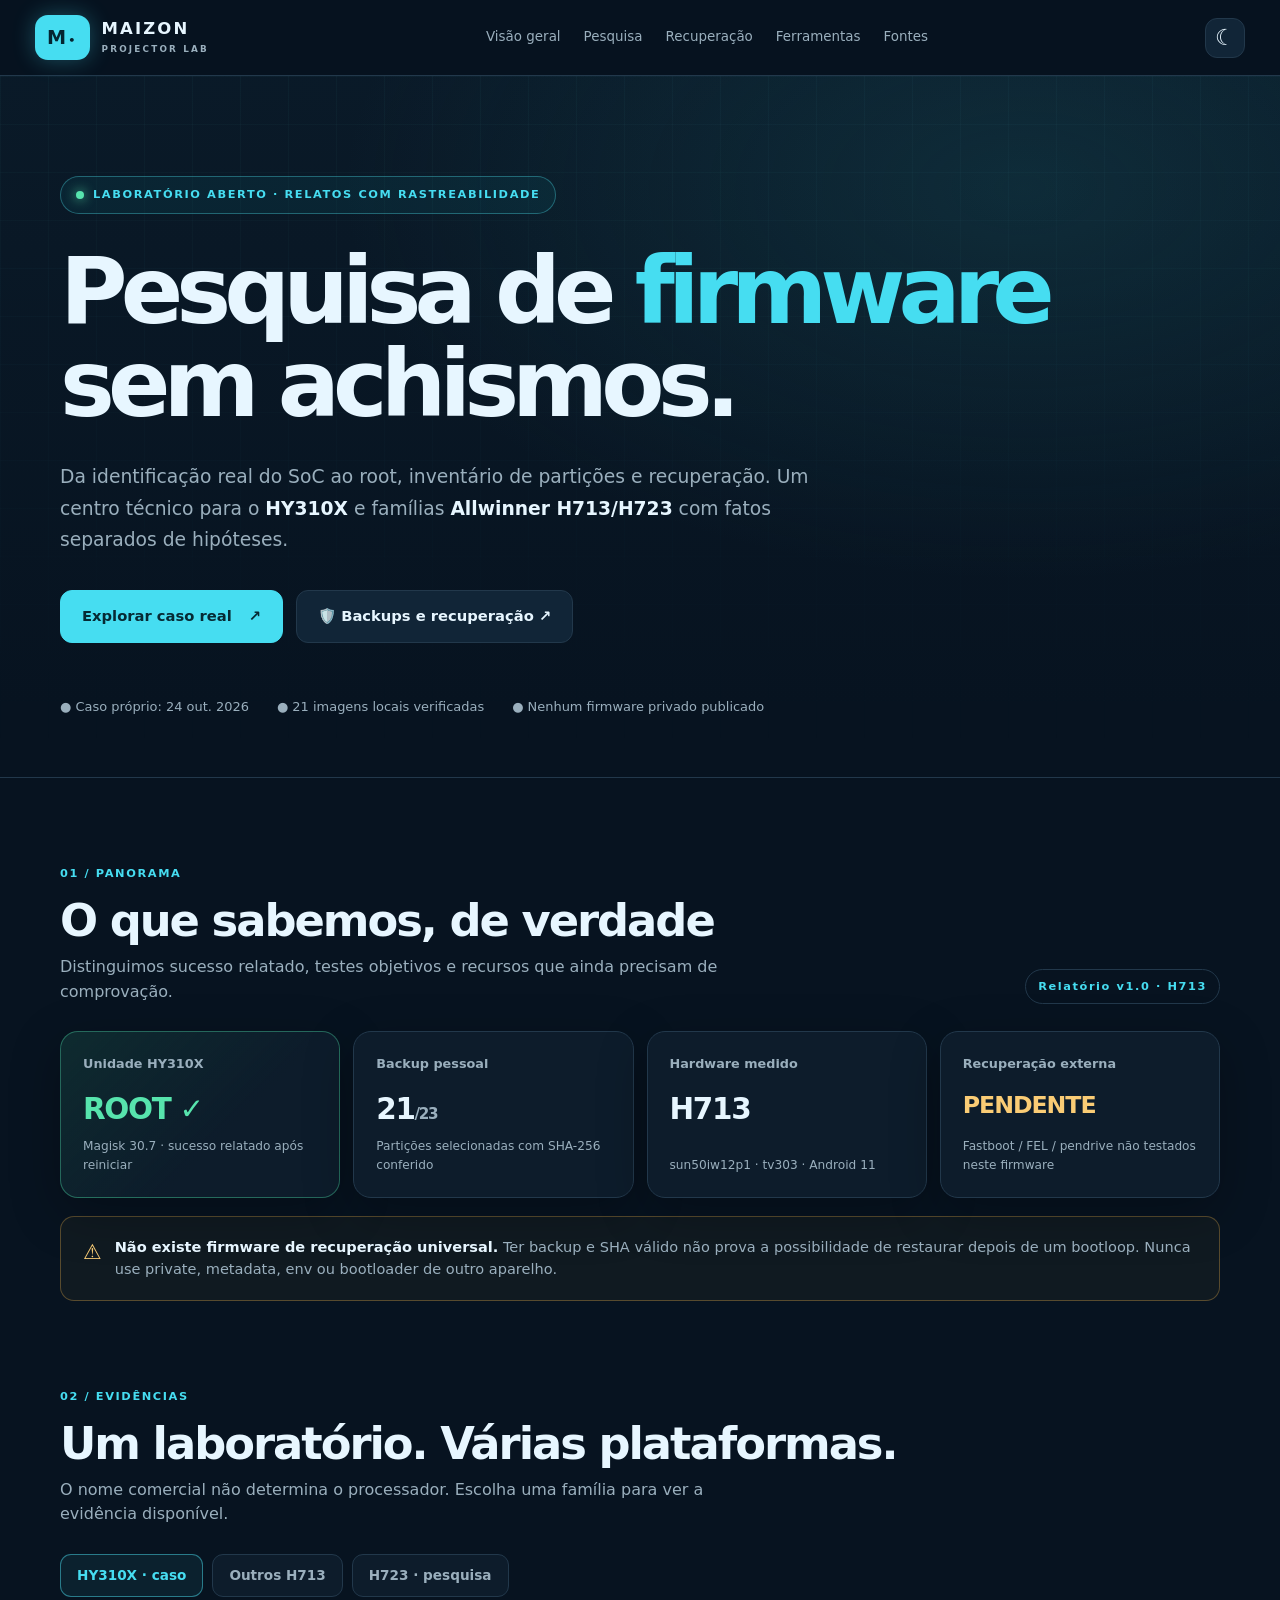
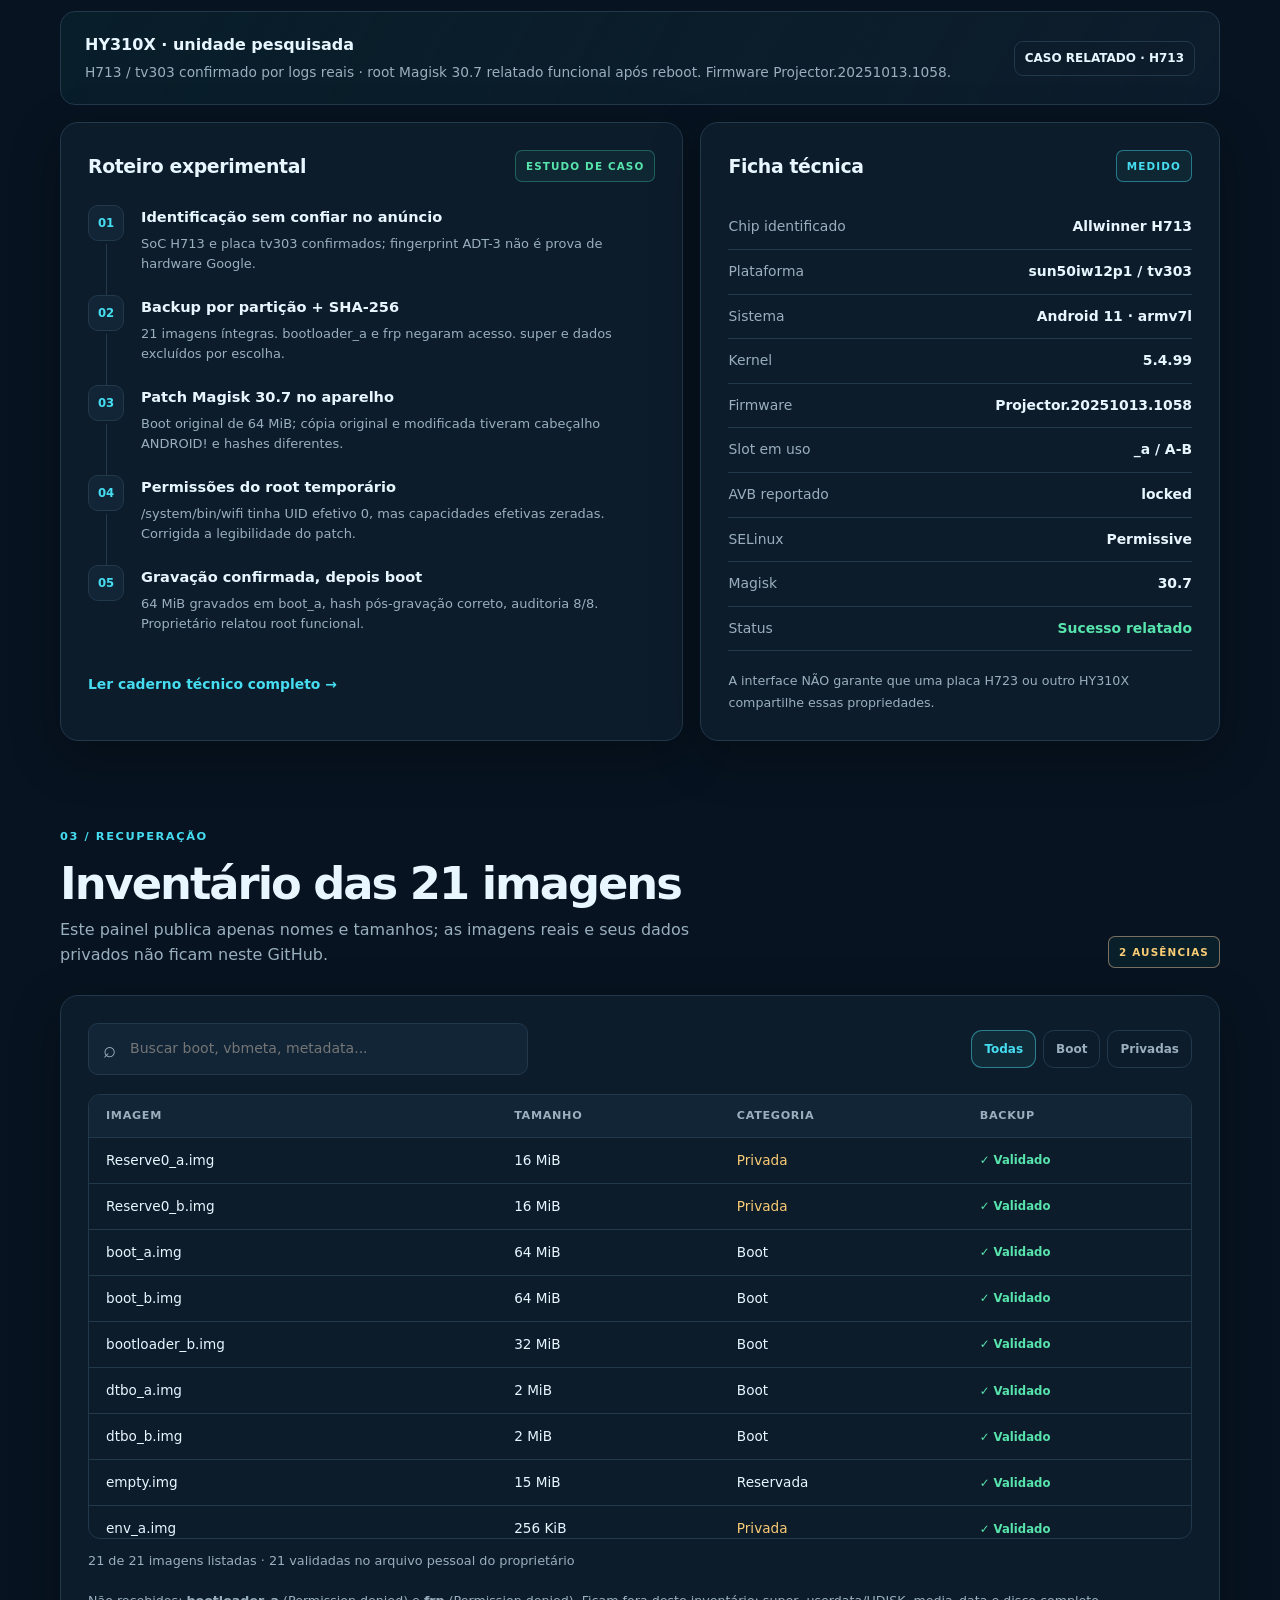
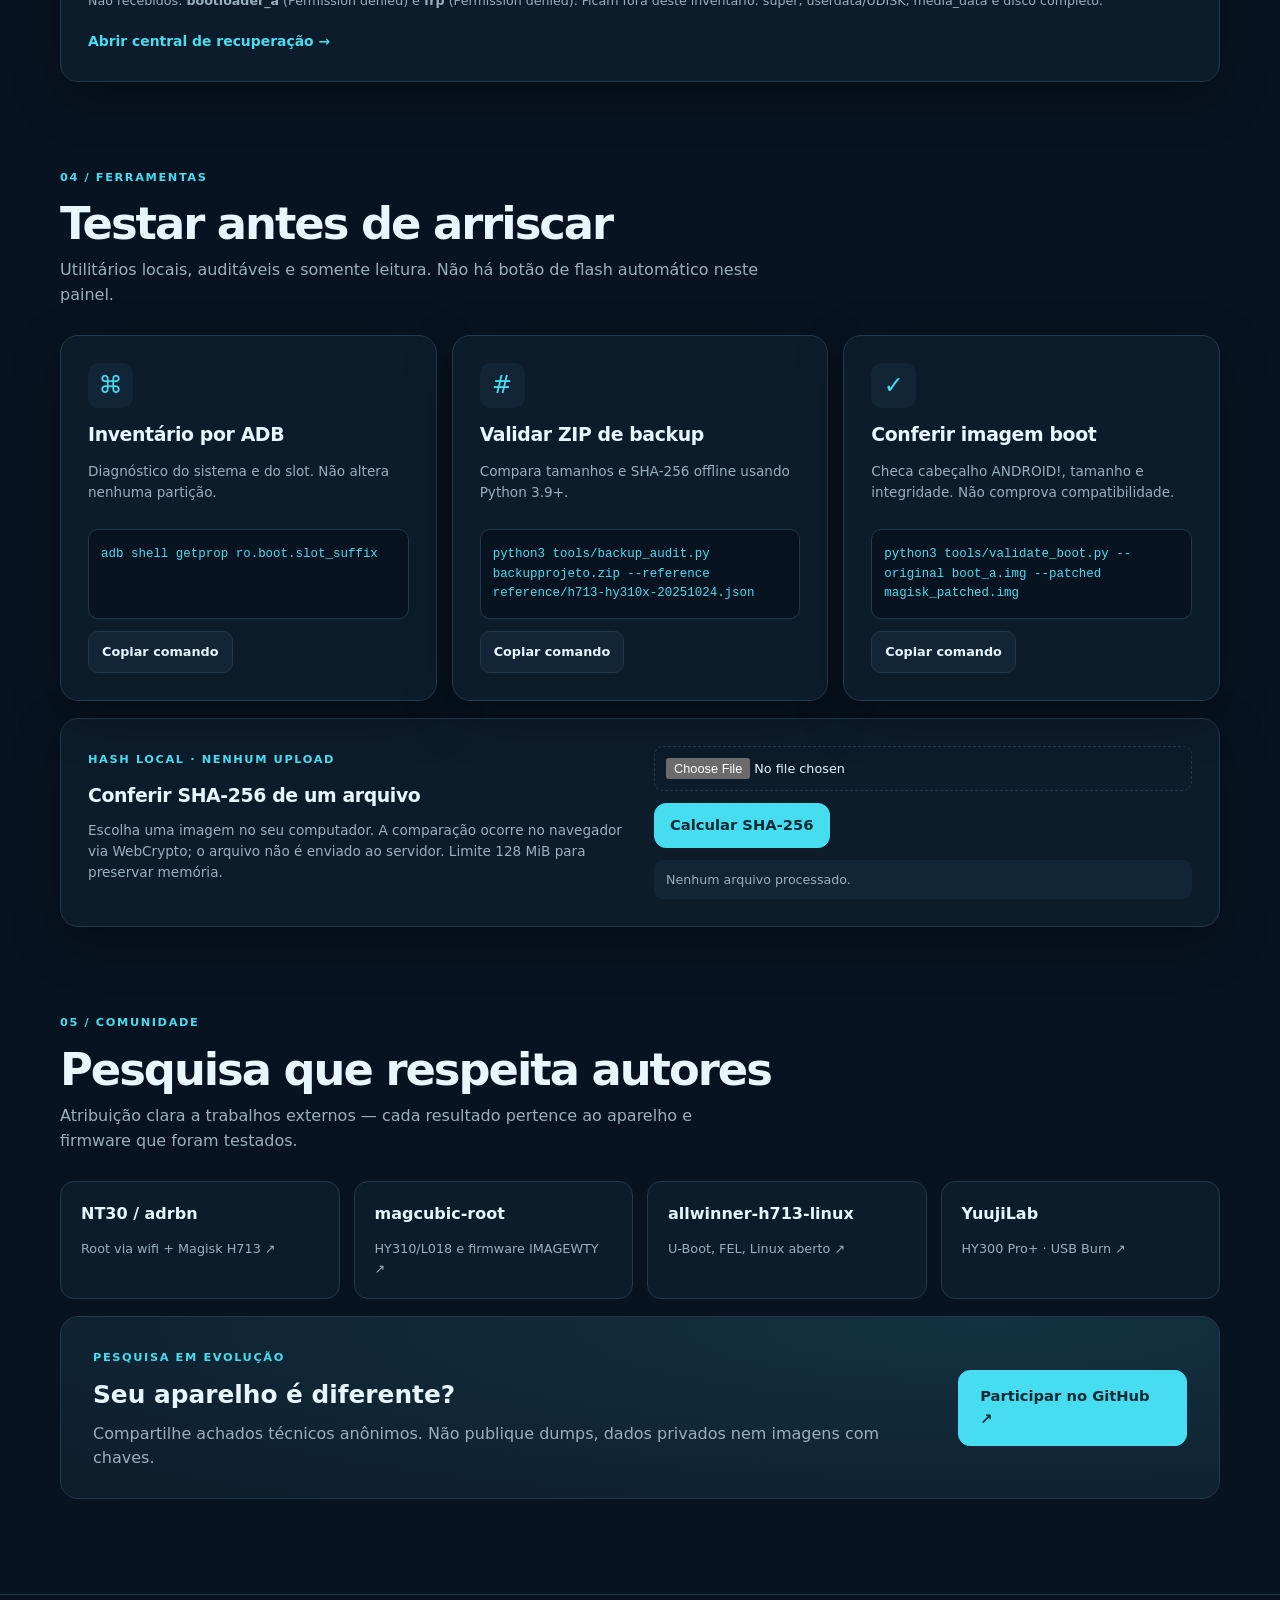
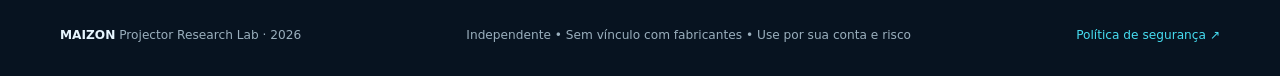
<file: index.html>
<!doctype html><html lang="pt-BR"><head><meta charset="utf-8"><meta name="viewport" content="width=device-width,initial-scale=1"><meta http-equiv="refresh" content="0;url=docs/index.html"><title>Maizon Projector Lab</title><script>location.replace("docs/index.html");</script></head><body><p>Abra o <a href="docs/index.html">Maizon Projector Research Lab</a>.</p></body></html>
</file>
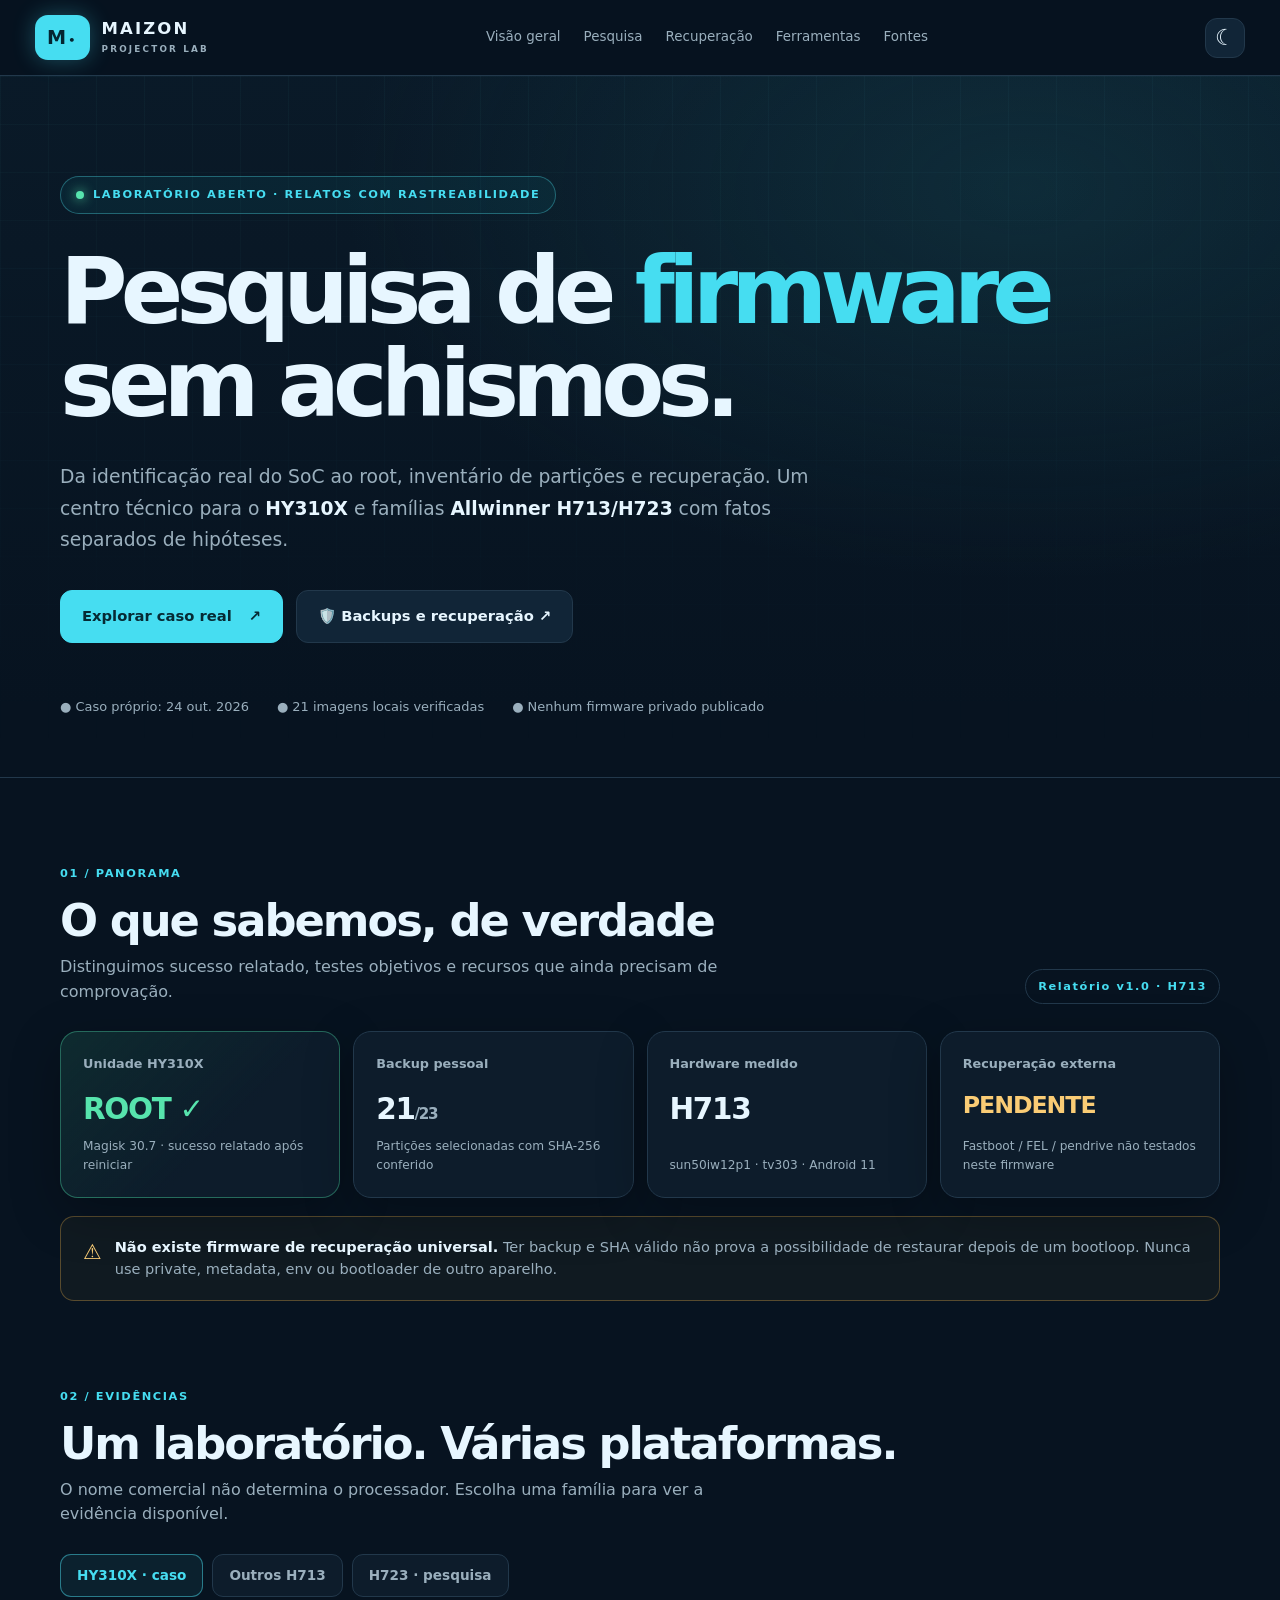
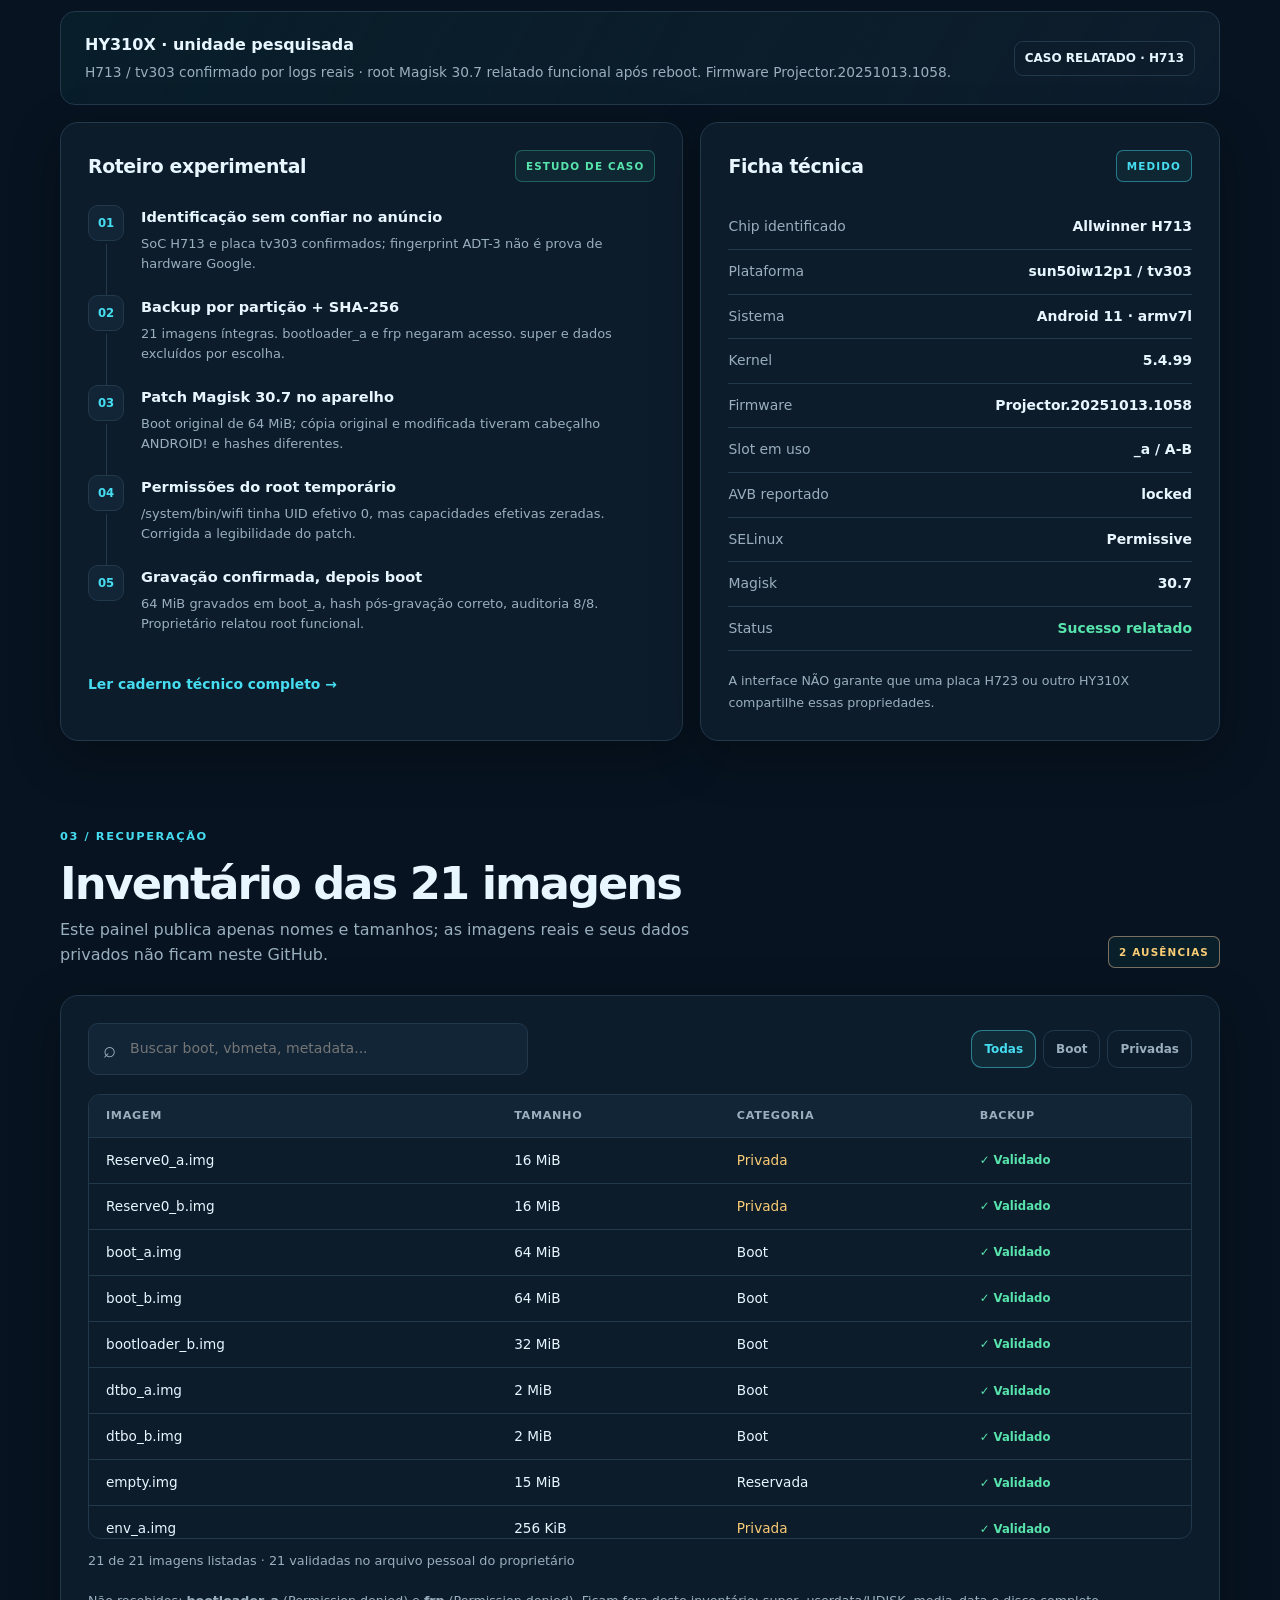
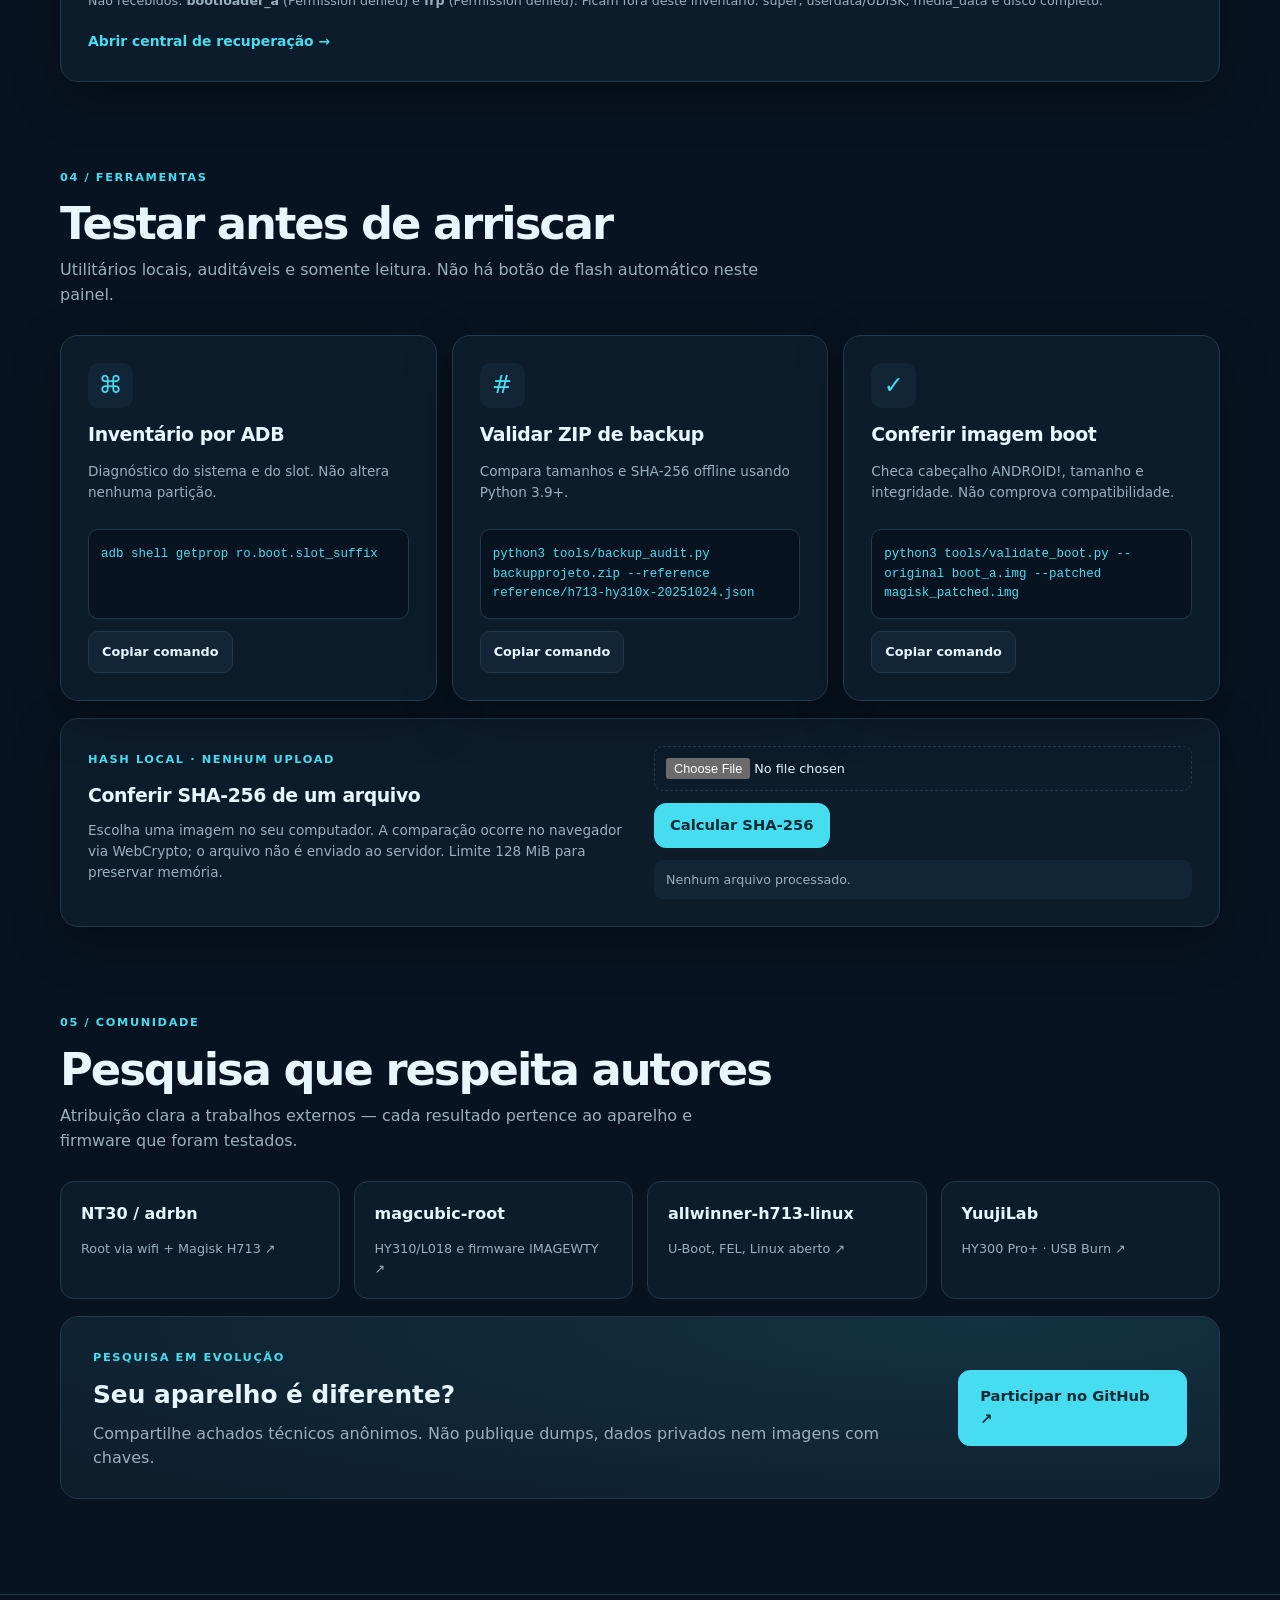
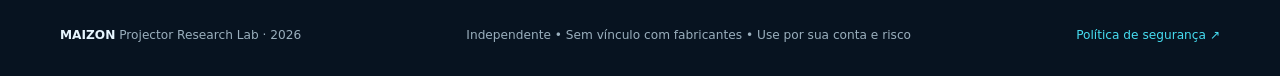
<file: docs/index.html>
<!doctype html>
<html lang="pt-BR">
<head>
  <meta charset="utf-8">
  <meta name="viewport" content="width=device-width,initial-scale=1">
  <meta name="theme-color" content="#071422">
  <meta name="description" content="Maizon Projector Research Lab — plataforma técnica e evidências para HY310X, H713 e pesquisa H723.">
  <title>Maizon Lab · HY310X / H713 / H723</title>
  <link rel="stylesheet" href="assets/site.css">
  <script defer src="assets/site.js"></script>
</head>
<body>
  <a href="#main" class="skip">Pular para conteúdo</a>
  <header class="bar">
    <div class="bar-inner">
      <a class="brand" href="#top" aria-label="Maizon Lab, início"><span class="brand-icon">M<span>•</span></span><span>MAIZON <small>PROJECTOR LAB</small></span></a>
      <nav aria-label="Seções"><a href="#overview">Visão geral</a><a href="#evidence">Pesquisa</a><a href="recuperacao.html">Recuperação</a><a href="#tools">Ferramentas</a><a href="#sources">Fontes</a></nav>
      <button id="theme" class="icon-button" aria-label="Alternar tema" title="Alternar tema">☾</button>
    </div>
  </header>
  <main id="main">
    <section class="hero" id="top">
      <div class="glow"></div>
      <div class="shell hero-body">
        <div class="eyebrow"><span class="pulse"></span> LABORATÓRIO ABERTO · RELATOS COM RASTREABILIDADE</div>
        <h1>Pesquisa de <em>firmware</em><br><span>sem achismos.</span></h1>
        <p class="lede">Da identificação real do SoC ao root, inventário de partições e recuperação. Um centro técnico para o <strong>HY310X</strong> e famílias <strong>Allwinner H713/H723</strong> com fatos separados de hipóteses.</p>
        <div class="hero-ctas"><a class="primary" href="#evidence">Explorar caso real <span>↗</span></a><a class="secondary" href="recuperacao.html">🛡️ Backups e recuperação ↗</a></div>
        <div class="hero-foot"><span>● Caso próprio: 24 out. 2026</span><span>● 21 imagens locais verificadas</span><span>● Nenhum firmware privado publicado</span></div>
      </div>
    </section>
    <section id="overview" class="shell section">
      <div class="section-head"><div><span class="kicker">01 / PANORAMA</span><h2>O que sabemos, de verdade</h2><p>Distinguimos sucesso relatado, testes objetivos e recursos que ainda precisam de comprovação.</p></div><span class="micro">Relatório v1.0 · H713</span></div>
      <div class="stats">
        <article class="stat verified"><span>Unidade HY310X</span><strong>ROOT ✓</strong><small>Magisk 30.7 · sucesso relatado após reiniciar</small></article>
        <article class="stat"><span>Backup pessoal</span><strong>21<span>/23</span></strong><small>Partições selecionadas com SHA-256 conferido</small></article>
        <article class="stat"><span>Hardware medido</span><strong>H713</strong><small>sun50iw12p1 · tv303 · Android 11</small></article>
        <article class="stat alert"><span>Recuperação externa</span><strong>PENDENTE</strong><small>Fastboot / FEL / pendrive não testados neste firmware</small></article>
      </div>
      <div class="notice" role="note"><span>⚠</span><div><strong>Não existe firmware de recuperação universal.</strong> Ter backup e SHA válido não prova a possibilidade de restaurar depois de um bootloop. Nunca use private, metadata, env ou bootloader de outro aparelho.</div></div>
    </section>
    <section id="evidence" class="shell section">
      <div class="section-head"><div><span class="kicker">02 / EVIDÊNCIAS</span><h2>Um laboratório. Várias plataformas.</h2><p>O nome comercial não determina o processador. Escolha uma família para ver a evidência disponível.</p></div></div>
      <div class="tabs" role="tablist" aria-label="Seleção de família">
        <button class="tab active" data-family="hy310x" aria-selected="true" role="tab">HY310X · caso</button>
        <button class="tab" data-family="h713" aria-selected="false" role="tab">Outros H713</button>
        <button class="tab" data-family="h723" aria-selected="false" role="tab">H723 · pesquisa</button>
      </div>
      <div class="family" id="family-info" aria-live="polite"></div>
      <div class="columns">
        <article class="panel">
          <div class="panel-title"><h3>Roteiro experimental</h3><span class="tag">ESTUDO DE CASO</span></div>
          <ol class="timeline">
            <li><span class="step">01</span><div><strong>Identificação sem confiar no anúncio</strong><p>SoC H713 e placa tv303 confirmados; fingerprint ADT-3 não é prova de hardware Google.</p></div></li>
            <li><span class="step">02</span><div><strong>Backup por partição + SHA-256</strong><p>21 imagens íntegras. bootloader_a e frp negaram acesso. super e dados excluídos por escolha.</p></div></li>
            <li><span class="step">03</span><div><strong>Patch Magisk 30.7 no aparelho</strong><p>Boot original de 64 MiB; cópia original e modificada tiveram cabeçalho ANDROID! e hashes diferentes.</p></div></li>
            <li><span class="step">04</span><div><strong>Permissões do root temporário</strong><p>/system/bin/wifi tinha UID efetivo 0, mas capacidades efetivas zeradas. Corrigida a legibilidade do patch.</p></div></li>
            <li><span class="step">05</span><div><strong>Gravação confirmada, depois boot</strong><p>64 MiB gravados em boot_a, hash pós-gravação correto, auditoria 8/8. Proprietário relatou root funcional.</p></div></li>
          </ol>
          <a class="text-link" href="https://github.com/maizon/Magcubic-HY310X-and-H713-H723-Root-/blob/main/docs/HY310X-LAB-NOTES.md">Ler caderno técnico completo →</a>
        </article>
        <article class="panel">
          <div class="panel-title"><h3>Ficha técnica</h3><span class="tag blue">MEDIDO</span></div>
          <dl class="spec"><div><dt>Chip identificado</dt><dd>Allwinner H713</dd></div><div><dt>Plataforma</dt><dd>sun50iw12p1 / tv303</dd></div><div><dt>Sistema</dt><dd>Android 11 · armv7l</dd></div><div><dt>Kernel</dt><dd>5.4.99</dd></div><div><dt>Firmware</dt><dd>Projector.20251013.1058</dd></div><div><dt>Slot em uso</dt><dd>_a / A-B</dd></div><div><dt>AVB reportado</dt><dd>locked</dd></div><div><dt>SELinux</dt><dd>Permissive</dd></div><div><dt>Magisk</dt><dd>30.7</dd></div><div><dt>Status</dt><dd class="green">Sucesso relatado</dd></div></dl>
          <p class="hint">A interface NÃO garante que uma placa H723 ou outro HY310X compartilhe essas propriedades.</p>
        </article>
      </div>
    </section>
    <section class="shell section" id="backup">
      <div class="section-head"><div><span class="kicker">03 / RECUPERAÇÃO</span><h2>Inventário das 21 imagens</h2><p>Este painel publica apenas nomes e tamanhos; as imagens reais e seus dados privados não ficam neste GitHub.</p></div><span class="tag orange">2 AUSÊNCIAS</span></div>
      <div class="panel">
        <div class="table-controls"><label class="search"><span>⌕</span><input id="search" type="search" placeholder="Buscar boot, vbmeta, metadata..." aria-label="Filtrar imagens"></label><div class="filter-set"><button class="filter active" data-filter="all">Todas</button><button class="filter" data-filter="boot">Boot</button><button class="filter" data-filter="sensitive">Privadas</button></div></div>
        <div class="table-scroll"><table><thead><tr><th>Imagem</th><th>Tamanho</th><th>Categoria</th><th>Backup</th></tr></thead><tbody id="partition-rows"></tbody></table></div>
        <div class="table-note" id="table-count"></div>
        <p class="hint">Não recebidos: <strong>bootloader_a</strong> (Permission denied) e <strong>frp</strong> (Permission denied). Ficam fora deste inventário: super, userdata/UDISK, media_data e disco completo.</p>
        <a class="text-link" href="recuperacao.html">Abrir central de recuperação →</a>
      </div>
    </section>
    <section class="shell section" id="tools">
      <div class="section-head"><div><span class="kicker">04 / FERRAMENTAS</span><h2>Testar antes de arriscar</h2><p>Utilitários locais, auditáveis e somente leitura. Não há botão de flash automático neste painel.</p></div></div>
      <div class="toolgrid">
        <article class="panel feature"><span class="feature-icon">⌘</span><h3>Inventário por ADB</h3><p>Diagnóstico do sistema e do slot. Não altera nenhuma partição.</p><pre><code id="cmd-adb">adb shell getprop ro.boot.slot_suffix</code></pre><button class="copy" data-copy="cmd-adb">Copiar comando</button></article>
        <article class="panel feature"><span class="feature-icon">#</span><h3>Validar ZIP de backup</h3><p>Compara tamanhos e SHA-256 offline usando Python 3.9+.</p><pre><code id="cmd-audit">python3 tools/backup_audit.py backupprojeto.zip --reference reference/h713-hy310x-20251024.json</code></pre><button class="copy" data-copy="cmd-audit">Copiar comando</button></article>
        <article class="panel feature"><span class="feature-icon">✓</span><h3>Conferir imagem boot</h3><p>Checa cabeçalho ANDROID!, tamanho e integridade. Não comprova compatibilidade.</p><pre><code id="cmd-boot">python3 tools/validate_boot.py --original boot_a.img --patched magisk_patched.img</code></pre><button class="copy" data-copy="cmd-boot">Copiar comando</button></article>
      </div>
      <article class="panel hash-panel">
        <div><span class="kicker">HASH LOCAL · NENHUM UPLOAD</span><h3>Conferir SHA-256 de um arquivo</h3><p>Escolha uma imagem no seu computador. A comparação ocorre no navegador via WebCrypto; o arquivo não é enviado ao servidor. Limite 128 MiB para preservar memória.</p></div>
        <div class="hash-work"><input id="hash-file" type="file" aria-label="Escolher arquivo IMG"><button id="hash-button" class="primary small" type="button">Calcular SHA-256</button><output id="hash-output" aria-live="polite">Nenhum arquivo processado.</output></div>
      </article>
    </section>
    <section class="shell section" id="sources">
      <div class="section-head"><div><span class="kicker">05 / COMUNIDADE</span><h2>Pesquisa que respeita autores</h2><p>Atribuição clara a trabalhos externos — cada resultado pertence ao aparelho e firmware que foram testados.</p></div></div>
      <div class="source-grid">
        <a href="https://github.com/adrbn/nt30-airplay-guide" target="_blank" rel="noopener noreferrer"><strong>NT30 / adrbn</strong><span>Root via wifi + Magisk H713 ↗</span></a>
        <a href="https://github.com/well0nez/magcubic-root" target="_blank" rel="noopener noreferrer"><strong>magcubic-root</strong><span>HY310/L018 e firmware IMAGEWTY ↗</span></a>
        <a href="https://github.com/well0nez/allwinner-h713-linux" target="_blank" rel="noopener noreferrer"><strong>allwinner-h713-linux</strong><span>U-Boot, FEL, Linux aberto ↗</span></a>
        <a href="https://github.com/YuujiLab/HY300-H713-Research" target="_blank" rel="noopener noreferrer"><strong>YuujiLab</strong><span>HY300 Pro+ · USB Burn ↗</span></a>
      </div>
      <div class="cta-bottom"><div><span class="kicker">PESQUISA EM EVOLUÇÃO</span><h3>Seu aparelho é diferente?</h3><p>Compartilhe achados técnicos anônimos. Não publique dumps, dados privados nem imagens com chaves.</p></div><a class="primary" href="https://github.com/maizon/Magcubic-HY310X-and-H713-H723-Root-/issues">Participar no GitHub ↗</a></div>
    </section>
  </main>
  <footer><div class="shell foot"><span><b>MAIZON</b> Projector Research Lab · 2026</span><span>Independente • Sem vínculo com fabricantes • Use por sua conta e risco</span><a href="https://github.com/maizon/Magcubic-HY310X-and-H713-H723-Root-/blob/main/SECURITY.md">Política de segurança ↗</a></div></footer>
  <div id="toast" role="status" aria-live="polite"></div>
</body>
</html>
</file>
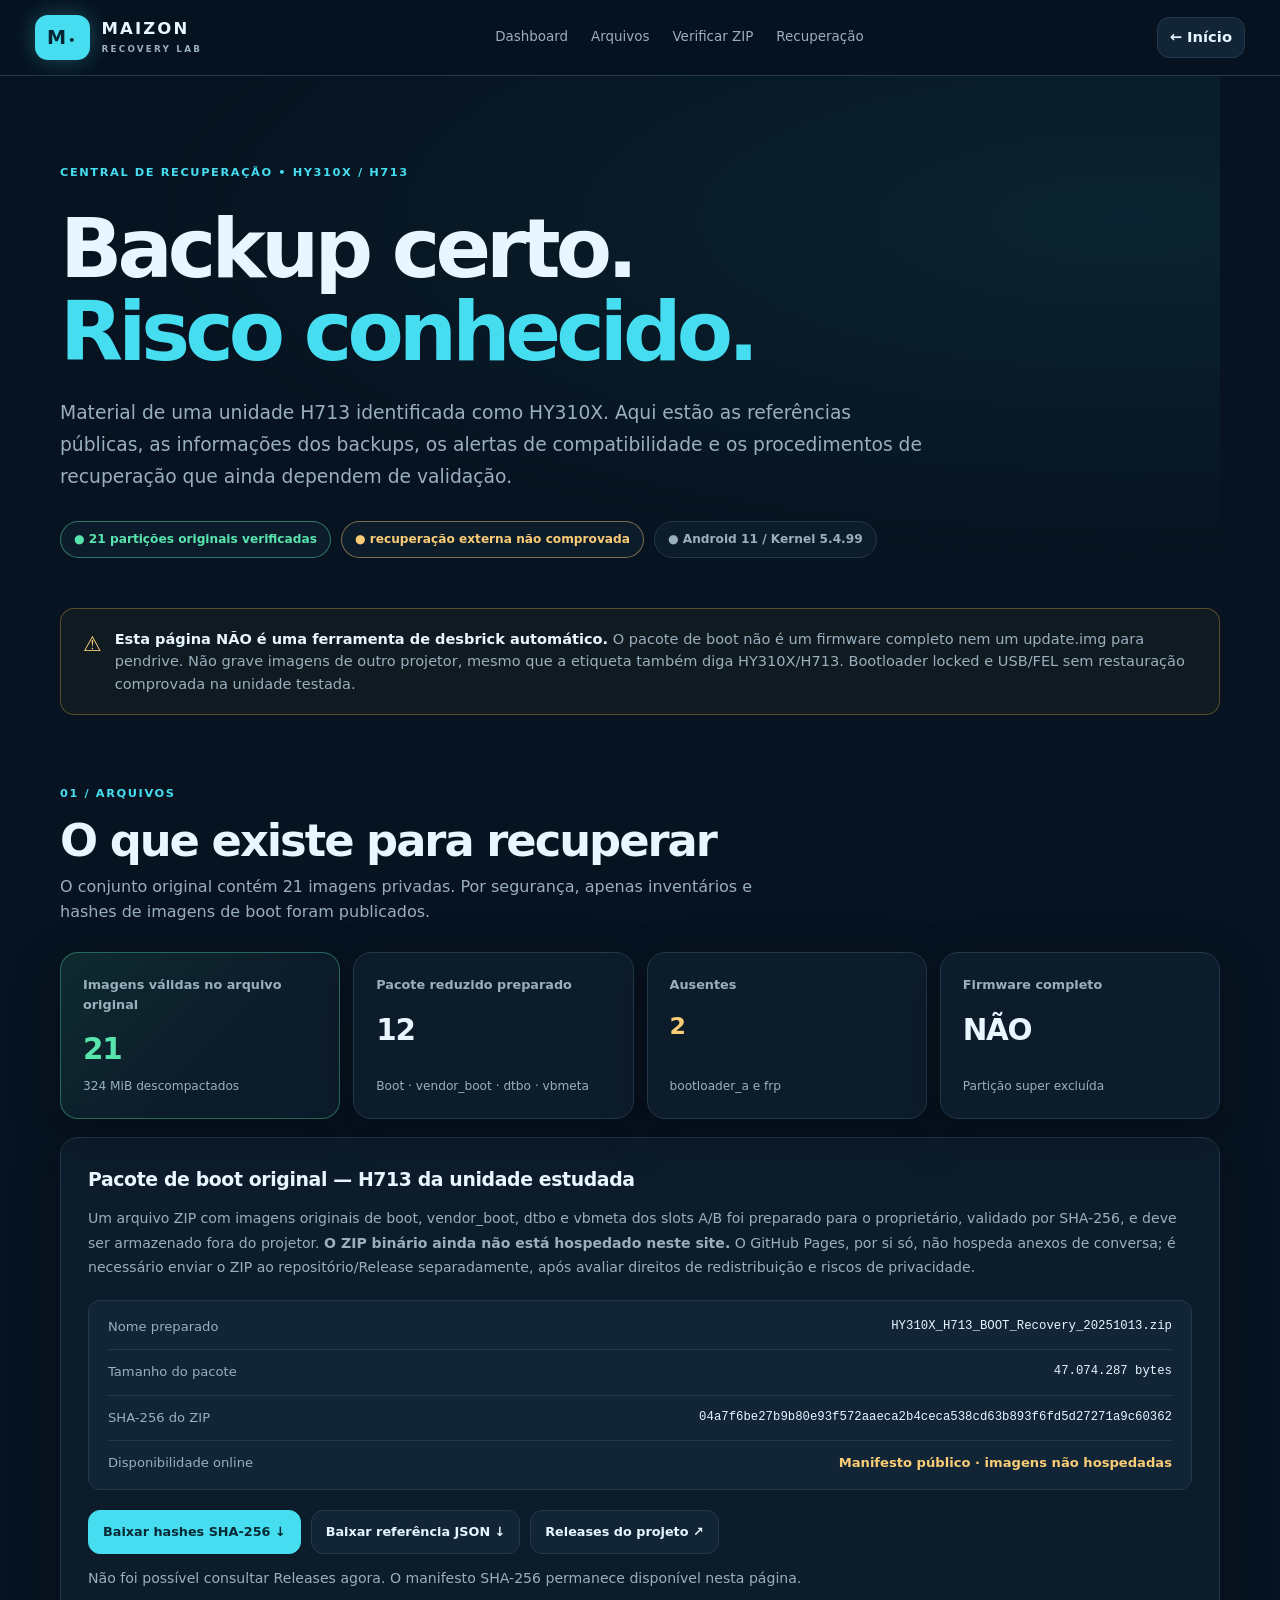
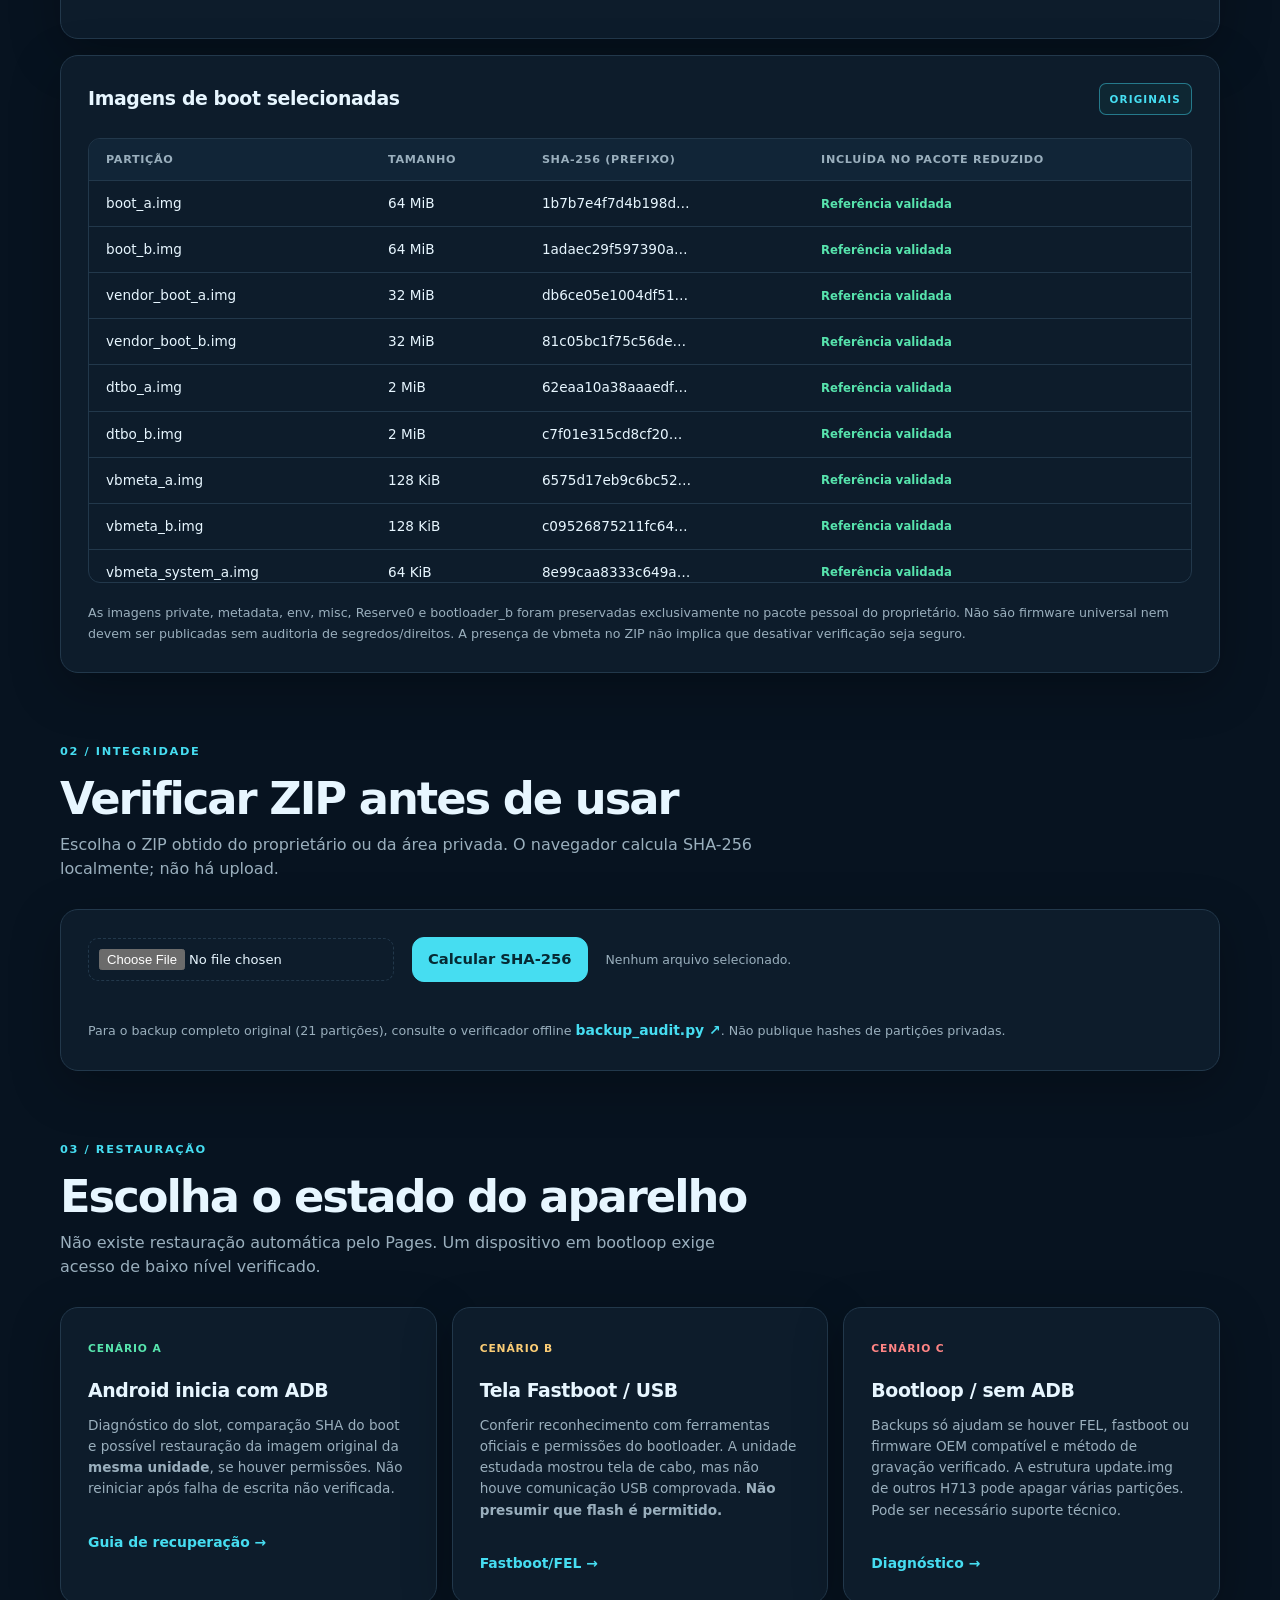
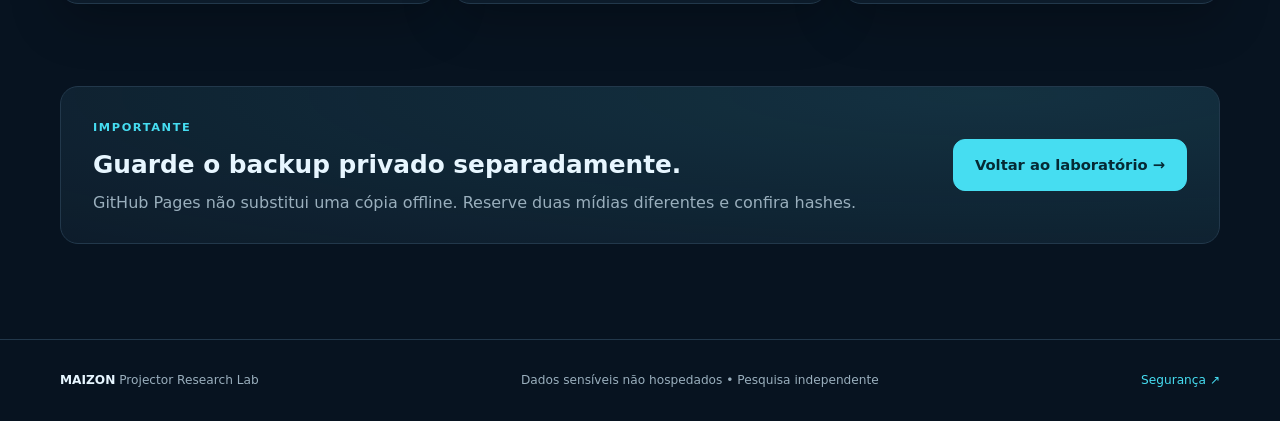
<file: recuperacao.html>
<!doctype html><html lang="pt-BR"><head><meta charset="utf-8"><meta name="viewport" content="width=device-width,initial-scale=1"><meta http-equiv="refresh" content="0;url=docs/recuperacao.html"><title>Recuperação HY310X</title><script>location.replace("docs/recuperacao.html");</script></head><body><p>Abra a <a href="docs/recuperacao.html">Central de recuperação HY310X</a>.</p></body></html>
</file>
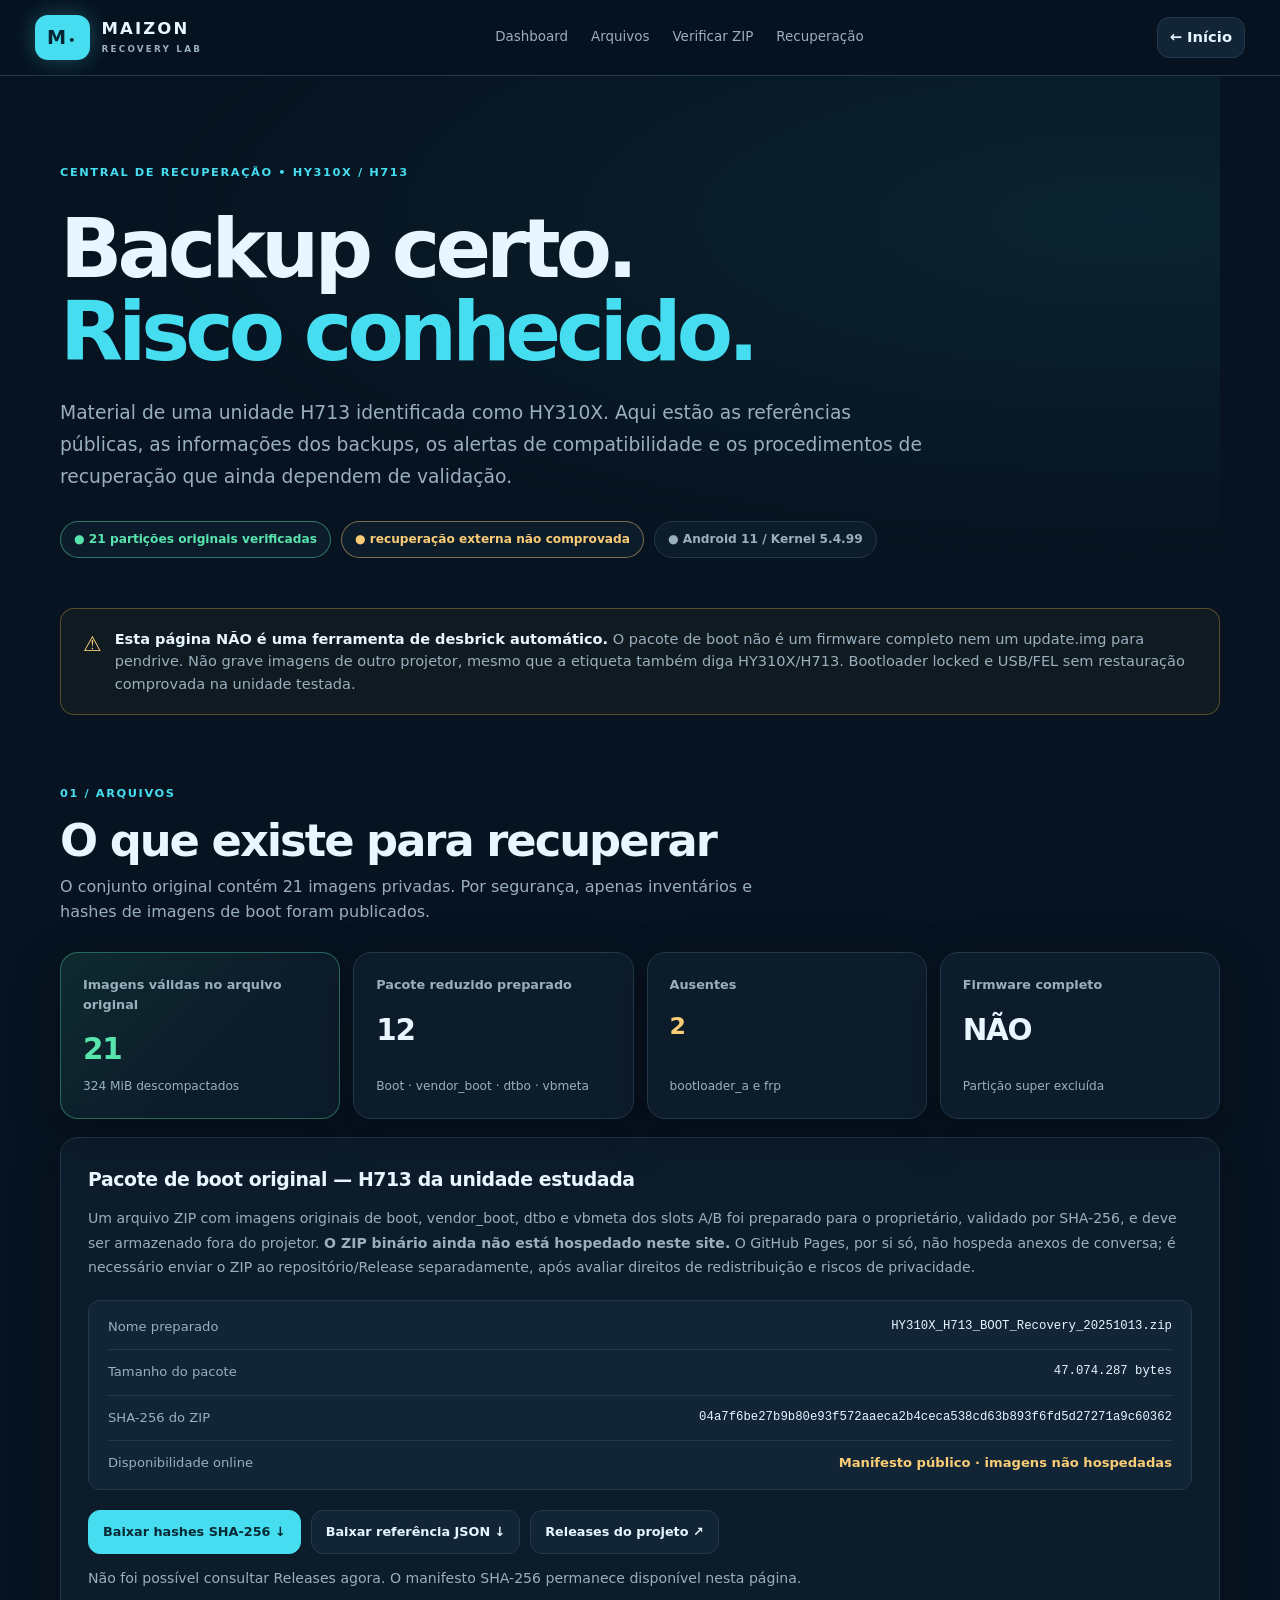
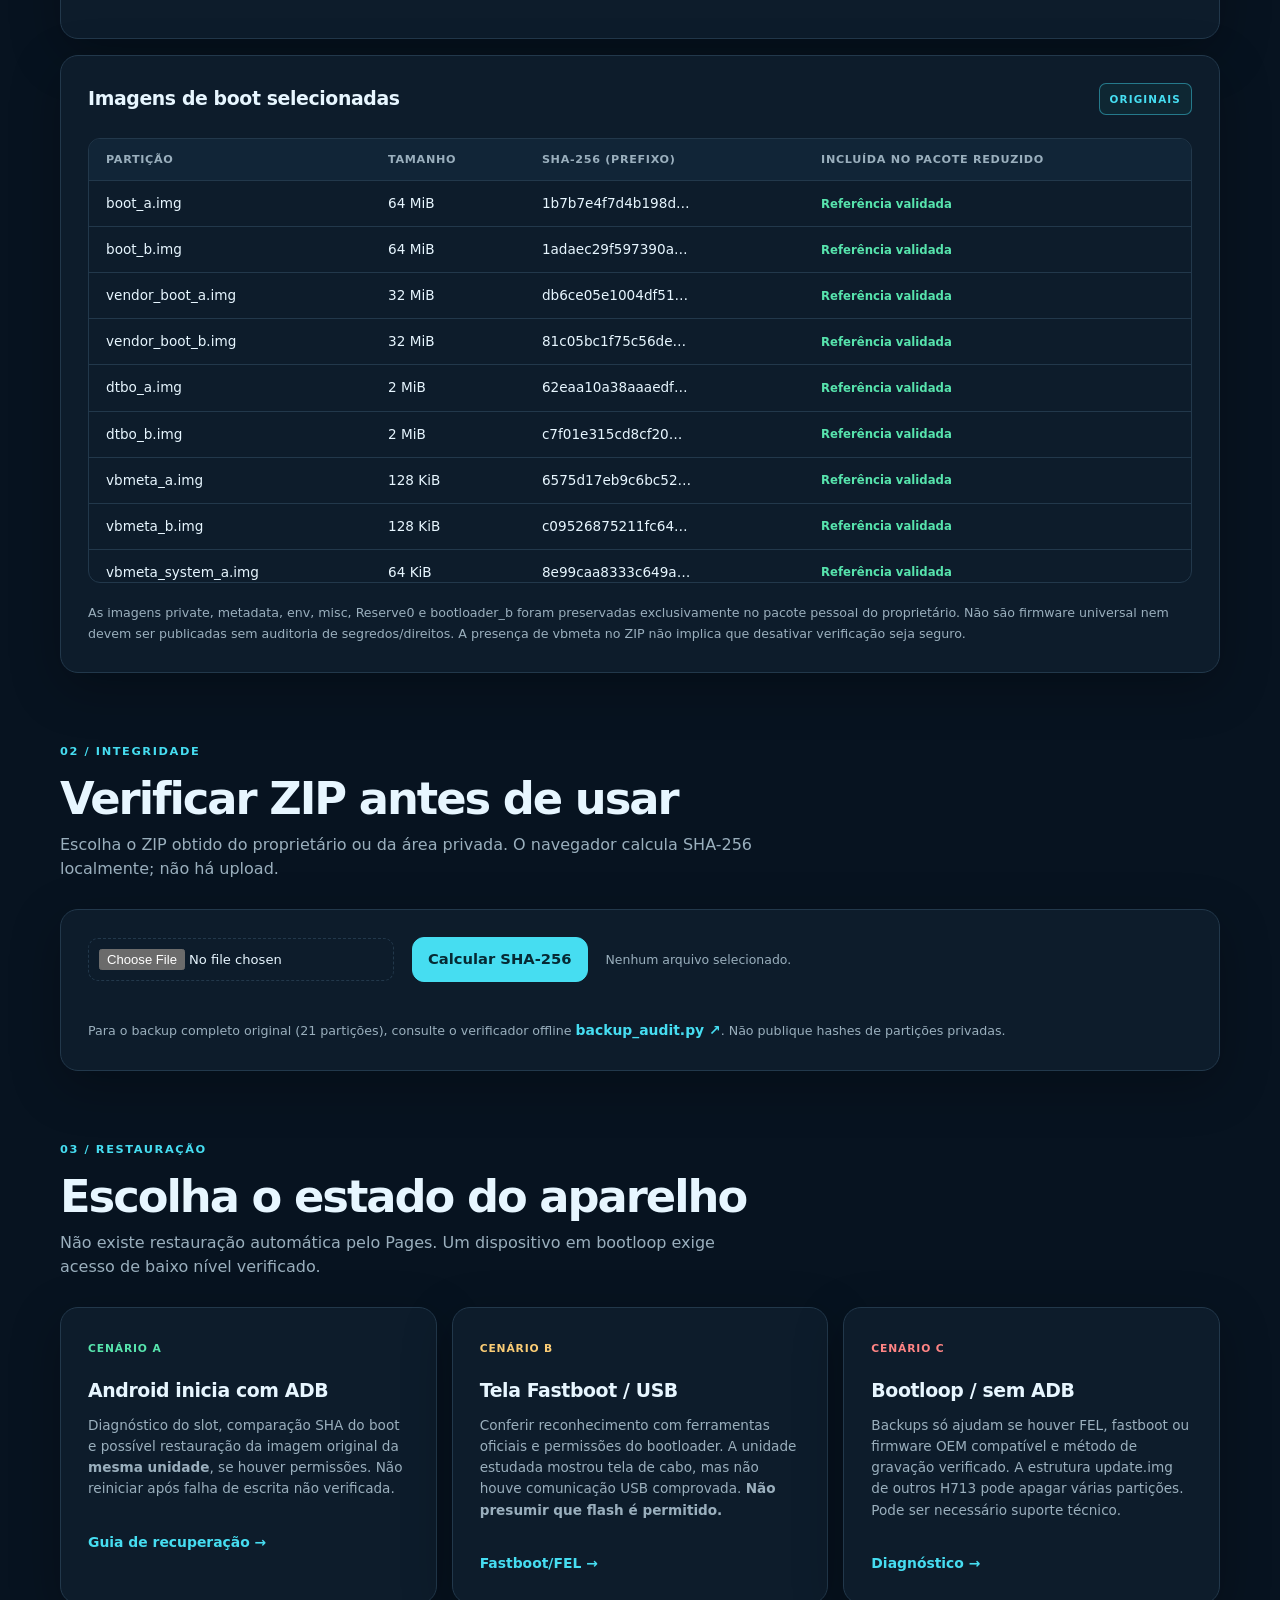
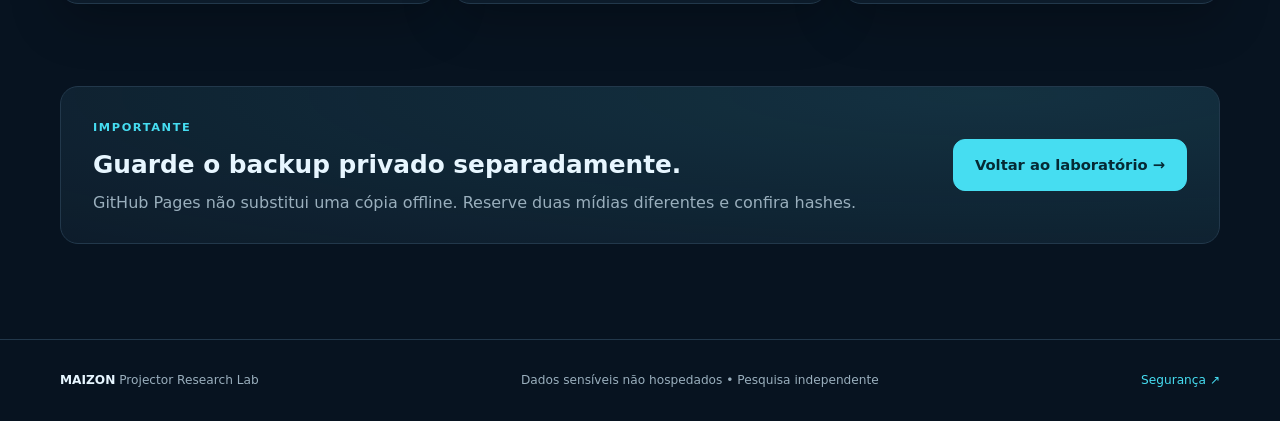
<file: docs/recuperacao.html>
<!doctype html>
<html lang="pt-BR">
<head><meta charset="utf-8"><meta name="viewport" content="width=device-width,initial-scale=1">
<meta name="theme-color" content="#071320"><meta name="description" content="Backups originais do HY310X H713, arquivos de referência, verificação SHA-256 e rotas de recuperação documentadas.">
<title>Recuperação e backups · Maizon H713 Lab</title>
<link rel="stylesheet" href="assets/site.css"><link rel="stylesheet" href="assets/recovery.css">
<script defer src="assets/recovery.js"></script></head>
<body>
<header class="bar"><div class="bar-inner"><a class="brand" href="index.html"><span class="brand-icon">M<span>•</span></span><span>MAIZON <small>RECOVERY LAB</small></span></a>
<nav aria-label="Navegação"><a href="index.html">Dashboard</a><a href="#arquivos">Arquivos</a><a href="#verificacao">Verificar ZIP</a><a href="#brick">Recuperação</a></nav><a class="secondary" href="index.html" style="padding:8px 12px">← Início</a></div></header>
<main class="shell">
<section class="recovery-intro"><span class="kicker">CENTRAL DE RECUPERAÇÃO • HY310X / H713</span>
<h1>Backup certo.<br><em>Risco conhecido.</em></h1>
<p class="lede">Material de uma unidade H713 identificada como HY310X. Aqui estão as referências públicas, as informações dos backups, os alertas de compatibilidade e os procedimentos de recuperação que ainda dependem de validação.</p>
<div class="pillrow"><span class="chip good">● 21 partições originais verificadas</span><span class="chip caution">● recuperação externa não comprovada</span><span class="chip">● Android 11 / Kernel 5.4.99</span></div>
</section>
<section class="notice" aria-label="aviso de segurança"><span>⚠</span><div><strong>Esta página NÃO é uma ferramenta de desbrick automático.</strong> O pacote de boot não é um firmware completo nem um update.img para pendrive. Não grave imagens de outro projetor, mesmo que a etiqueta também diga HY310X/H713. Bootloader locked e USB/FEL sem restauração comprovada na unidade testada.</div></section>
<section id="arquivos" class="section section-tight"><div class="section-head"><div><span class="kicker">01 / ARQUIVOS</span><h2>O que existe para recuperar</h2><p>O conjunto original contém 21 imagens privadas. Por segurança, apenas inventários e hashes de imagens de boot foram publicados.</p></div></div>
<div class="stats">
  <article class="stat verified"><span>Imagens válidas no arquivo original</span><strong>21</strong><small>324 MiB descompactados</small></article>
  <article class="stat"><span>Pacote reduzido preparado</span><strong>12</strong><small>Boot · vendor_boot · dtbo · vbmeta</small></article>
  <article class="stat alert"><span>Ausentes</span><strong>2</strong><small>bootloader_a e frp</small></article>
  <article class="stat"><span>Firmware completo</span><strong>NÃO</strong><small>Partição super excluída</small></article>
</div>
<div class="panel package">
<h3>Pacote de boot original — H713 da unidade estudada</h3>
<p>Um arquivo ZIP com imagens originais de boot, vendor_boot, dtbo e vbmeta dos slots A/B foi preparado para o proprietário, validado por SHA-256, e deve ser armazenado fora do projetor. <strong>O ZIP binário ainda não está hospedado neste site.</strong> O GitHub Pages, por si só, não hospeda anexos de conversa; é necessário enviar o ZIP ao repositório/Release separadamente, após avaliar direitos de redistribuição e riscos de privacidade.</p>
<div class="packet-lines"><div><span>Nome preparado</span><code>HY310X_H713_BOOT_Recovery_20251013.zip</code></div><div><span>Tamanho do pacote</span><code>47.074.287 bytes</code></div><div><span>SHA-256 do ZIP</span><code class="break">04a7f6be27b9b80e93f572aaeca2b4ceca538cd63b893f6fd5d27271a9c60362</code></div><div><span>Disponibilidade online</span><strong class="yellow" id="hosting-status">Manifesto público · imagens não hospedadas</strong></div></div>
<div class="buttons"><a class="primary" href="assets/HY310X-H713-BOOT-SHA256SUMS.txt" download>Baixar hashes SHA-256 ↓</a><a class="secondary" href="assets/recovery-reference.json" download>Baixar referência JSON ↓</a><a class="secondary" href="https://github.com/maizon/Magcubic-HY310X-and-H713-H723-Root-/releases">Releases do projeto ↗</a></div><p id="release-status" class="hint" aria-live="polite">Consulta opcional aos Releases públicos: verificando existência do ZIP…</p>
</div>
<div class="panel" style="margin-top:16px"><div class="panel-title"><h3>Imagens de boot selecionadas</h3><span class="tag blue">ORIGINAIS</span></div><div class="table-scroll"><table><thead><tr><th>Partição</th><th>Tamanho</th><th>SHA-256 (prefixo)</th><th>Incluída no pacote reduzido</th></tr></thead><tbody id="recovery-table"></tbody></table></div>
<p class="hint">As imagens private, metadata, env, misc, Reserve0 e bootloader_b foram preservadas exclusivamente no pacote pessoal do proprietário. Não são firmware universal nem devem ser publicadas sem auditoria de segredos/direitos. A presença de vbmeta no ZIP não implica que desativar verificação seja seguro.</p></div>
</section>
<section id="verificacao" class="section section-tight"><div class="section-head"><div><span class="kicker">02 / INTEGRIDADE</span><h2>Verificar ZIP antes de usar</h2><p>Escolha o ZIP obtido do proprietário ou da área privada. O navegador calcula SHA-256 localmente; não há upload.</p></div></div>
<div class="panel checker"><input type="file" id="file" accept=".zip,application/zip" aria-label="Arquivo zip de recuperação">
<button id="check" type="button" class="primary small">Calcular SHA-256</button><output id="result" aria-live="polite">Nenhum arquivo selecionado.</output>
<p class="hint">Para o backup completo original (21 partições), consulte o verificador offline <a class="text-link" href="https://github.com/maizon/Magcubic-HY310X-and-H713-H723-Root-/blob/main/tools/backup_audit.py">backup_audit.py ↗</a>. Não publique hashes de partições privadas.</p>
</div></section>
<section id="brick" class="section section-tight"><div class="section-head"><div><span class="kicker">03 / RESTAURAÇÃO</span><h2>Escolha o estado do aparelho</h2><p>Não existe restauração automática pelo Pages. Um dispositivo em bootloop exige acesso de baixo nível verificado.</p></div></div>
<div class="recovery-grid">
<article class="panel"><span class="scenario green">CENÁRIO A</span><h3>Android inicia com ADB</h3><p>Diagnóstico do slot, comparação SHA do boot e possível restauração da imagem original da <strong>mesma unidade</strong>, se houver permissões. Não reiniciar após falha de escrita não verificada.</p><a class="text-link" href="https://github.com/maizon/Magcubic-HY310X-and-H713-H723-Root-/blob/main/docs/RECOVERY.md">Guia de recuperação →</a></article>
<article class="panel"><span class="scenario orange">CENÁRIO B</span><h3>Tela Fastboot / USB</h3><p>Conferir reconhecimento com ferramentas oficiais e permissões do bootloader. A unidade estudada mostrou tela de cabo, mas não houve comunicação USB comprovada. <strong>Não presumir que flash é permitido.</strong></p><a class="text-link" href="https://github.com/maizon/Magcubic-HY310X-and-H713-H723-Root-/blob/main/docs/USB-BOOT-AND-FEL.md">Fastboot/FEL →</a></article>
<article class="panel"><span class="scenario red">CENÁRIO C</span><h3>Bootloop / sem ADB</h3><p>Backups só ajudam se houver FEL, fastboot ou firmware OEM compatível e método de gravação verificado. A estrutura update.img de outros H713 pode apagar várias partições. Pode ser necessário suporte técnico.</p><a class="text-link" href="https://github.com/maizon/Magcubic-HY310X-and-H713-H723-Root-/blob/main/docs/TROUBLESHOOTING.md">Diagnóstico →</a></article>
</div>
</section>
<section class="section section-tight"><div class="cta-bottom"><div><span class="kicker">IMPORTANTE</span><h3>Guarde o backup privado separadamente.</h3><p>GitHub Pages não substitui uma cópia offline. Reserve duas mídias diferentes e confira hashes.</p></div><a class="primary" href="index.html">Voltar ao laboratório →</a></div></section>
</main>
<footer><div class="shell foot"><span><b>MAIZON</b> Projector Research Lab</span><span>Dados sensíveis não hospedados • Pesquisa independente</span><a href="https://github.com/maizon/Magcubic-HY310X-and-H713-H723-Root-/blob/main/SECURITY.md">Segurança ↗</a></div></footer>
</body></html>
</file>
<file: docs/assets/site.css>
:root{--bg:#071320;--surface:#0d1c2b;--surface2:#112537;--edge:#22384b;--text:#e7f6ff;--muted:#9aafbd;--cyan:#46ddf1;--mint:#57e4ad;--warn:#facc75;--shadow:0 15px 50px #0004;color-scheme:dark}
*{box-sizing:border-box}html{scroll-behavior:smooth}body{margin:0;background:var(--bg);color:var(--text);font-family:Inter,ui-sans-serif,system-ui,-apple-system,BlinkMacSystemFont,"Segoe UI",sans-serif;line-height:1.55}
body.light{--bg:#eef4f7;--surface:#fff;--surface2:#e6f0f5;--edge:#cedee6;--text:#193344;--muted:#50687a;--cyan:#057c98;--mint:#087a55;--warn:#95640b;--shadow:0 16px 50px #26536912;color-scheme:light}
a{color:inherit;text-decoration:none}button,input{font:inherit}button{cursor:pointer}button:focus-visible,a:focus-visible,input:focus-visible{outline:3px solid var(--cyan);outline-offset:3px}.skip{position:absolute;left:-999px}.skip:focus{left:1rem;top:1rem;background:var(--surface);z-index:99;padding:1rem}
.shell{width:min(1160px,calc(100% - 48px));margin:auto}.bar{position:sticky;top:0;background:color-mix(in srgb,var(--bg) 92%,transparent);backdrop-filter:blur(18px);border-bottom:1px solid var(--edge);z-index:20}.bar-inner{height:75px;width:min(1210px,calc(100% - 48px));margin:auto;display:flex;align-items:center;justify-content:space-between;gap:2rem}.brand{display:flex;align-items:center;gap:12px;font-weight:850;font-size:1.03rem;letter-spacing:.13em;white-space:nowrap;line-height:1}.brand small{display:block;color:var(--muted);font-size:.55rem;letter-spacing:.25em;margin-top:7px}.brand-icon{background:var(--cyan);color:#042531;border-radius:13px;padding:13px 12px;font-size:1.2rem;box-shadow:0 0 22px #46ddf14d}.brand-icon span{font-size:.7rem}.bar nav{display:flex;gap:23px}.bar nav a{font-size:.84rem;color:var(--muted);transition:.2s}.bar nav a:hover{color:var(--cyan)}.icon-button{border:1px solid var(--edge);border-radius:12px;background:var(--surface2);color:var(--text);width:40px;height:40px;font-size:1.4rem}
.hero{position:relative;overflow:hidden;background:radial-gradient(ellipse at 80% 16%,#1a56614f,transparent 47%),linear-gradient(180deg,#10293a50,transparent 90%);border-bottom:1px solid var(--edge)}.hero .glow{position:absolute;pointer-events:none;inset:0;background-image:linear-gradient(#6febef0d 1px,transparent 1px),linear-gradient(90deg,#6febef0d 1px,transparent 1px);background-size:48px 48px;mask-image:linear-gradient(to bottom,#000a,transparent)}.hero-body{position:relative;padding:100px 0 60px}.eyebrow,.kicker,.micro{font-weight:750;font-size:.71rem;letter-spacing:.14em;color:var(--cyan)}.eyebrow{display:inline-flex;align-items:center;gap:9px;border:1px solid #49cfde61;border-radius:99px;background:#18b6ca13;padding:9px 15px}.pulse{width:8px;height:8px;border-radius:50%;background:var(--mint);box-shadow:0 0 12px var(--mint)}h1,h2,h3,p{margin-top:0}h1{font-size:clamp(3.3rem,7.2vw,6.8rem);line-height:1.01;font-weight:850;letter-spacing:-.075em;margin:31px 0 30px}h1 em{font-style:normal;color:var(--cyan)}h1 span{color:var(--text)}.lede{max-width:750px;font-size:1.17rem;color:var(--muted);line-height:1.7}.lede strong{color:var(--text)}.hero-ctas{display:flex;gap:13px;flex-wrap:wrap;margin:34px 0 54px}.primary,.secondary{padding:14px 21px;border-radius:12px;font-weight:750;font-size:.92rem;display:inline-flex;align-items:center;justify-content:center;gap:17px}.primary{color:#062a34;background:var(--cyan);border:1px solid var(--cyan)}.primary:hover{filter:brightness(1.1)}.secondary{border:1px solid var(--edge);background:var(--surface2)}.hero-foot{display:flex;gap:28px;flex-wrap:wrap;color:var(--muted);font-size:.81rem}.section{padding:82px 0 0}.section-head{display:flex;align-items:end;justify-content:space-between;gap:22px;margin-bottom:27px}.section-head h2{font-size:clamp(1.9rem,4vw,2.8rem);letter-spacing:-.045em;margin:10px 0 9px;line-height:1.14}.section-head p{color:var(--muted);margin:0;max-width:700px}.micro{border:1px solid var(--edge);padding:8px 12px;border-radius:30px;white-space:nowrap}.stats{display:grid;grid-template-columns:repeat(4,1fr);gap:13px}.stat{min-height:166px;background:var(--surface);padding:22px;border:1px solid var(--edge);border-radius:18px;display:flex;flex-direction:column;box-shadow:var(--shadow)}.stat>span{font-size:.8rem;color:var(--muted);font-weight:700}.stat strong{font-size:clamp(1.4rem,2.3vw,2.1rem);letter-spacing:-.045em;margin:13px 0 4px}.stat strong span{font-size:.95rem;color:var(--muted)}.stat small{font-size:.76rem;color:var(--muted);margin-top:auto}.stat.verified{border-color:#4fe2ab60;background:linear-gradient(135deg,#42d69c20,var(--surface) 60%)}.stat.verified strong{color:var(--mint)}.stat.alert strong{font-size:1.48rem;color:var(--warn)}.notice{margin-top:18px;display:flex;gap:13px;padding:19px 22px;border:1px solid #e6af4a55;border-radius:14px;background:#d1a03c0c;color:var(--muted);font-size:.91rem}.notice span{color:var(--warn);font-size:1.3rem}.notice strong{color:var(--text)}.tabs{display:flex;gap:9px;flex-wrap:wrap;margin-bottom:14px}.tab,.filter{background:var(--surface);border:1px solid var(--edge);padding:10px 16px;border-radius:11px;color:var(--muted);font-size:.85rem;font-weight:700}.tab.active,.filter.active{color:var(--cyan);background:#49ddee12;border-color:#49ddee7a}.family{background:linear-gradient(120deg,#11898a17,var(--surface));border:1px solid var(--edge);border-radius:15px;padding:21px 24px;margin-bottom:17px;display:flex;justify-content:space-between;gap:1.5rem;align-items:center}.family strong{font-size:1rem}.family p{color:var(--muted);font-size:.86rem;margin:4px 0 0}.family span{font-size:.75rem;font-weight:750;border:1px solid var(--edge);padding:7px 10px;border-radius:9px;white-space:nowrap}.columns{display:grid;grid-template-columns:1.2fr 1fr;gap:17px}.panel{background:var(--surface);border:1px solid var(--edge);border-radius:18px;box-shadow:var(--shadow);padding:27px}.panel-title{display:flex;justify-content:space-between;align-items:center;gap:12px;margin-bottom:23px}.panel h3{font-size:1.18rem;margin:0;letter-spacing:-.02em}.tag{color:var(--mint);font-size:.65rem;font-weight:750;letter-spacing:.11em;padding:7px 10px;border:1px solid #47d6a755;background:#25aa8e15;border-radius:7px;white-space:nowrap}.tag.blue{color:var(--cyan);border-color:#3fd9f077}.tag.orange{color:var(--warn);border-color:#facca277}.timeline{list-style:none;padding:0;margin:0}.timeline li{display:flex;gap:17px;position:relative;padding-bottom:21px}.timeline li:not(:last-child):before{content:"";position:absolute;left:18px;top:39px;bottom:0;border-left:1px solid var(--edge)}.step{z-index:1;flex:0 0 36px;height:36px;border-radius:10px;background:var(--surface2);border:1px solid var(--edge);display:grid;place-items:center;font-size:.73rem;color:var(--cyan);font-weight:750}.timeline strong{font-size:.91rem}.timeline p{color:var(--muted);font-size:.81rem;margin:4px 0 0}.text-link{display:inline-flex;margin-top:19px;color:var(--cyan);font-weight:750;font-size:.87rem}.spec{margin:0}.spec>div{display:flex;align-items:center;justify-content:space-between;gap:20px;border-bottom:1px solid var(--edge);padding:11px 0;font-size:.87rem}.spec dt{color:var(--muted)}.spec dd{font-weight:650;margin:0;text-align:right;overflow-wrap:anywhere}.green{color:var(--mint)}.hint{font-size:.79rem;color:var(--muted);line-height:1.7;margin:19px 0 0}
.table-controls{display:flex;justify-content:space-between;align-items:center;gap:12px;margin-bottom:19px}.search{display:flex;align-items:center;gap:12px;background:var(--surface2);border:1px solid var(--edge);padding:8px 14px;border-radius:10px;flex:1;max-width:440px}.search span{font-size:1.4rem;color:var(--muted)}.search input{background:transparent;border:0;color:var(--text);outline:none;min-width:0;width:100%;font-size:.88rem}.filter-set{display:flex;gap:7px}.filter{font-size:.75rem;padding:9px 12px}.table-scroll{max-height:445px;overflow:auto;border:1px solid var(--edge);border-radius:12px}table{border-collapse:collapse;width:100%;font-size:.85rem;text-align:left}thead{position:sticky;top:0;background:var(--surface2)}th,td{padding:12px 17px;border-bottom:1px solid var(--edge)}th{font-size:.7rem;letter-spacing:.06em;color:var(--muted);text-transform:uppercase}td{font-variant-numeric:tabular-nums}.status-ok{font-size:.73rem;color:var(--mint);font-weight:800}.sensitive{color:var(--warn)}.table-note{margin-top:12px;color:var(--muted);font-size:.8rem}
.toolgrid{display:grid;grid-template-columns:repeat(3,1fr);gap:15px}.feature{display:flex;flex-direction:column;gap:12px}.feature-icon{background:var(--surface2);display:grid;place-items:center;width:45px;height:45px;border-radius:11px;color:var(--cyan);font-size:1.5rem}.feature p,.hash-panel p{color:var(--muted);font-size:.85rem;margin:0;min-height:56px}.feature pre{margin:0;background:var(--bg);border:1px solid var(--edge);padding:15px 12px;white-space:pre-wrap;overflow-wrap:anywhere;font-size:.78rem;border-radius:10px;color:var(--cyan);flex-grow:1}.copy{background:var(--surface2);border:1px solid var(--edge);color:var(--text);border-radius:10px;font-weight:700;padding:10px 13px;align-self:flex-start;font-size:.8rem}.hash-panel{display:grid;grid-template-columns:1fr 1fr;gap:28px;margin-top:17px}.hash-panel h3{margin:10px 0}.hash-work{display:flex;flex-direction:column;gap:12px}.hash-work input{border:1px dashed var(--edge);border-radius:9px;padding:11px;max-width:100%;font-size:.8rem}.hash-work output{font-size:.79rem;overflow-wrap:anywhere;color:var(--muted);background:var(--surface2);border-radius:9px;padding:10px 12px}.small{padding:10px 15px;align-self:flex-start;cursor:pointer}.source-grid{display:grid;grid-template-columns:repeat(4,1fr);gap:14px}.source-grid a{border:1px solid var(--edge);background:var(--surface);border-radius:14px;padding:20px;display:flex;flex-direction:column;min-height:110px;transition:transform .2s,border .2s}.source-grid a:hover{transform:translateY(-3px);border-color:var(--cyan)}.source-grid span{margin-top:12px;color:var(--muted);font-size:.8rem}.cta-bottom{border:1px solid var(--edge);background:radial-gradient(ellipse at 80% 5%,#46ddf11c,transparent),var(--surface);border-radius:18px;padding:27px 32px;margin-top:17px;display:flex;justify-content:space-between;align-items:center;gap:22px}.cta-bottom h3{font-size:1.55rem;margin:7px 0}.cta-bottom p{color:var(--muted);margin:0}footer{border-top:1px solid var(--edge);margin-top:95px;padding:31px 0}.foot{display:flex;justify-content:space-between;align-items:center;gap:15px;font-size:.76rem;color:var(--muted);flex-wrap:wrap}.foot b{color:var(--text)}.foot a{color:var(--cyan)}#toast{position:fixed;bottom:23px;right:23px;padding:12px 18px;border:1px solid var(--edge);border-radius:10px;background:var(--surface2);color:var(--text);box-shadow:var(--shadow);opacity:0;pointer-events:none;transition:opacity .2s;max-width:300px;z-index:30}#toast.show{opacity:1}
@media(max-width:950px){.bar nav{display:none}.stats{grid-template-columns:repeat(2,1fr)}.source-grid{grid-template-columns:repeat(2,1fr)}.toolgrid{grid-template-columns:1fr 1fr}.columns{grid-template-columns:1fr}.hash-panel{grid-template-columns:1fr}.hash-panel p,.feature p{min-height:auto}}
@media(max-width:650px){.shell,.bar-inner{width:calc(100% - 30px)}.hero-body{padding:64px 0 39px}h1{font-size:clamp(2.9rem,11vw,4.8rem)}.hero-foot{gap:9px 18px}.section{padding-top:65px}.section-head{align-items:flex-start;flex-direction:column}.stats{grid-template-columns:1fr 1fr;gap:9px}.stat{padding:16px;min-height:150px}.stat.alert strong{font-size:1.08rem}.panel{padding:19px}.family,.cta-bottom{align-items:flex-start;flex-direction:column}.toolgrid,.source-grid{grid-template-columns:1fr}.table-controls{flex-direction:column;align-items:stretch}.search{max-width:none}.filter-set{flex-wrap:wrap}.table-scroll{overflow-x:auto}.hero-ctas{flex-direction:column;align-items:stretch}.hero-ctas .primary,.hero-ctas .secondary{width:100%}th,td{white-space:nowrap;padding:10px 12px}}
@media(prefers-reduced-motion:reduce){html{scroll-behavior:auto}*,*:before,*:after{transition:none!important}}
</file>
<file: docs/assets/recovery.css>
.recovery-intro{padding:83px 0 32px;background:radial-gradient(ellipse at 92% 28%,#2ec3d017,transparent 65%)}
.recovery-intro h1{font-size:clamp(2.8rem,6.4vw,5.6rem);margin:24px 0;letter-spacing:-.06em}
.recovery-intro .lede{max-width:880px}
.section-tight{padding-top:65px}.pillrow{display:flex;gap:10px;flex-wrap:wrap;margin-top:28px}
.chip{border:1px solid var(--edge);padding:8px 13px;border-radius:99px;font-size:.76rem;font-weight:700;color:var(--muted);background:var(--surface)}
.chip.good{color:var(--mint);border-color:#57e4ad77}.chip.caution{color:var(--warn);border-color:#facc7577}
.package{margin-top:18px}.package p{color:var(--muted);font-size:.88rem;line-height:1.75;margin:12px 0 20px}
.packet-lines{background:var(--surface2);border:1px solid var(--edge);border-radius:12px;padding:4px 19px}
.packet-lines>div{display:flex;justify-content:space-between;gap:20px;padding:12px 0;border-bottom:1px solid var(--edge);font-size:.82rem}
.packet-lines>div:last-child{border:0}.packet-lines span{color:var(--muted)}
.packet-lines code{font-family:ui-monospace,Consolas,monospace;text-align:right;font-size:.77rem}
.break{overflow-wrap:anywhere;max-width:70%}.yellow{color:var(--warn)}
.buttons{display:flex;flex-wrap:wrap;gap:10px;margin-top:20px}.buttons .primary,.buttons .secondary{padding:11px 14px;font-size:.8rem}
.recovery-grid{display:grid;grid-template-columns:repeat(3,1fr);gap:15px}
.recovery-grid h3{margin:16px 0 10px}.recovery-grid p{font-size:.85rem;color:var(--muted)}
.scenario{font-size:.67rem;letter-spacing:.08em;font-weight:800}
.scenario.green{color:var(--mint)}.scenario.orange{color:var(--warn)}.scenario.red{color:#ff8484}
.checker{display:flex;align-items:center;gap:18px;flex-wrap:wrap}
.checker input{max-width:100%;padding:10px;border:1px dashed var(--edge);border-radius:10px;font-size:.82rem}
.checker output{min-width:0;flex:1;overflow-wrap:anywhere;font-size:.78rem;color:var(--muted)}
.checker .hint{width:100%;margin:0}
@media(max-width:850px){.recovery-grid{grid-template-columns:1fr}.packet-lines>div{flex-direction:column;gap:4px}.packet-lines code{text-align:left}.break{max-width:100%}}
</file>
